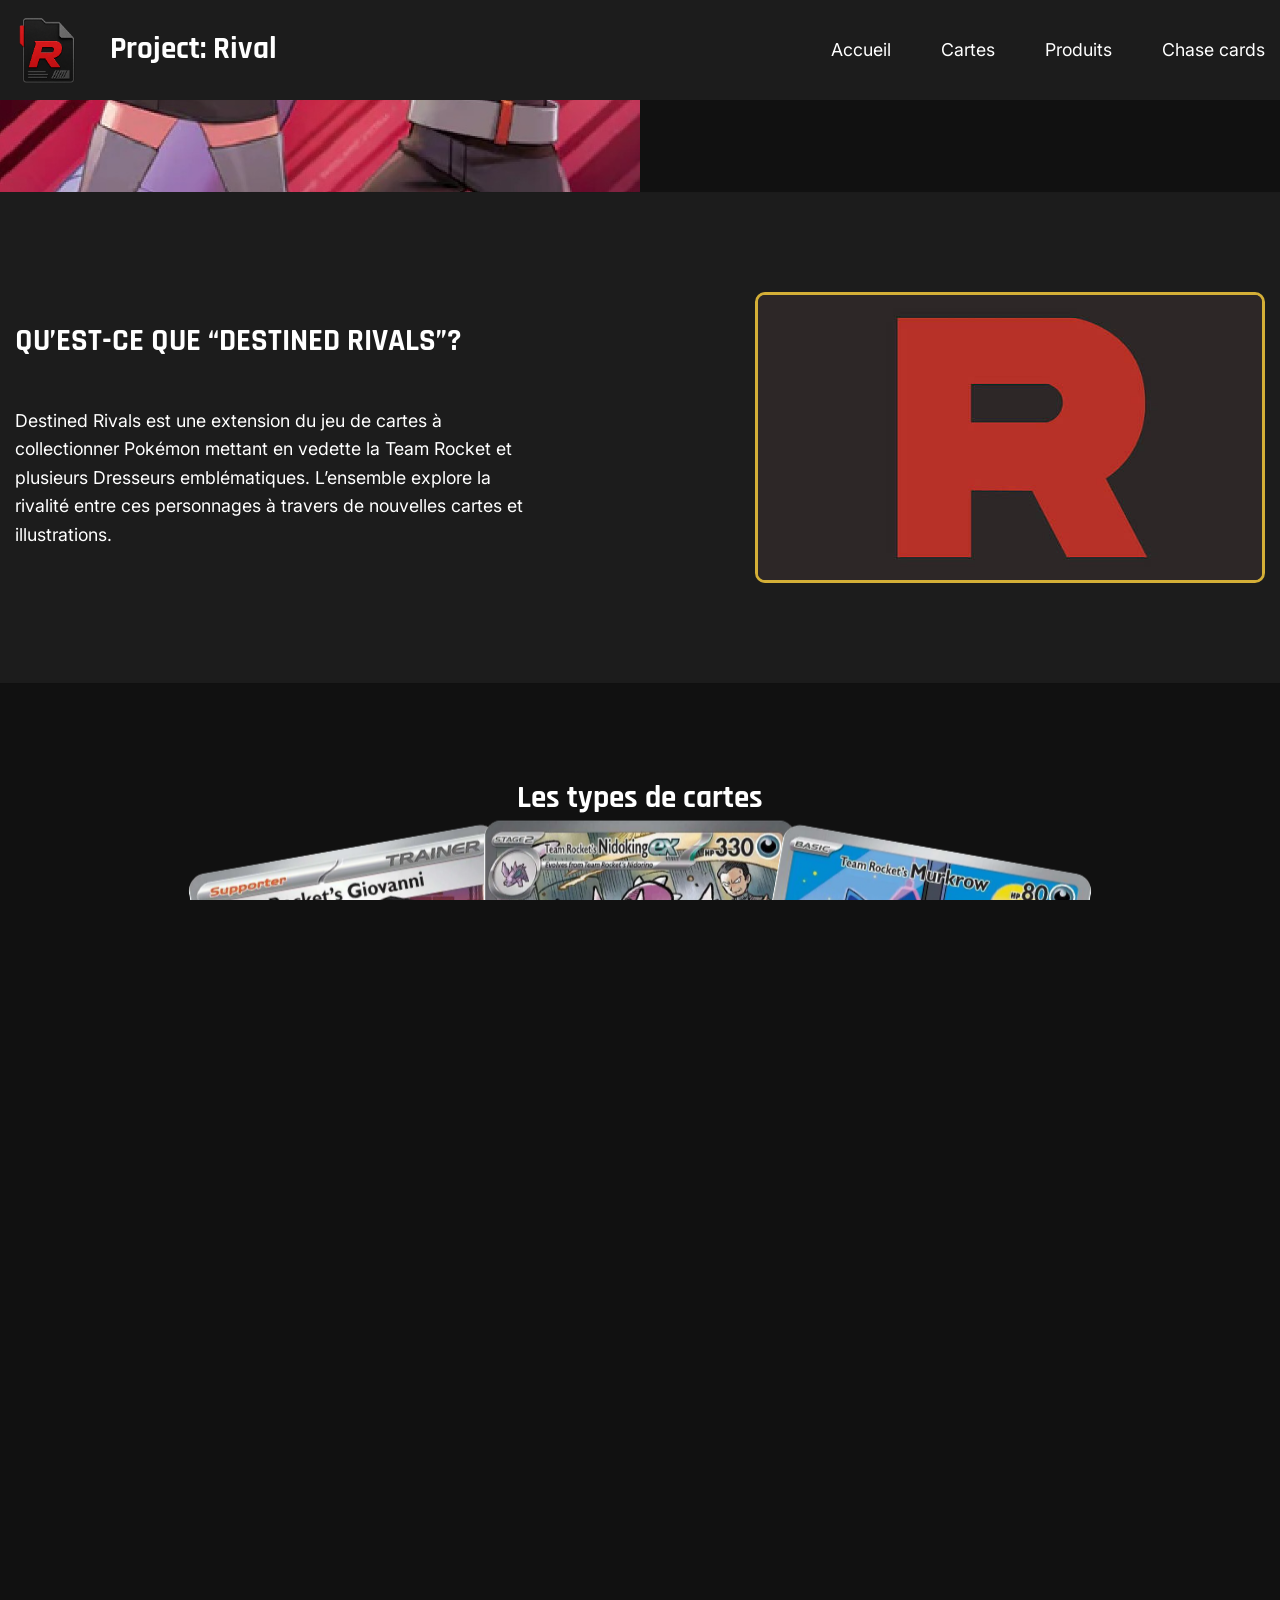
<file: index.html>
<!doctype html>
<html lang="fr">

<head>
    <meta charset="utf-8" />
    <meta name="viewport" content="width=device-width, initial-scale=1.0" />
    <title>Project: Rival</title>
    <link rel="icon" type="image/png" href="assets/images/project_rival_logo.png" />
    <link rel="stylesheet" href="styles/main.css" />
    <script src="scripts/main.js" defer></script>
</head>

<body data-component="Scrolly">
    <header class="header" data-component="Header" data-threshold="0.1">
        <div class="wrapper">
            <a href="index.html" class="logo_rival">
                <img src="assets/images/project_rival_logo.png" alt="Project: Rival logo">
                <h2>Project: Rival</h2>
            </a>

            <ul class="menu">
                <li><a href="index.html">Accueil</a></li>
                <li><a href="cartes.html">Cartes</a></li>
                <li><a href="produits.html">Produits</a></li>
                <li><a href="chasse_cards.html">Chase cards</a></li>
            </ul>
            <button class="header__toggle js-toggle">
                <span></span>
                <span></span>
                <span></span>
            </button>
        </div>

        <section class="header__menu">
            <div class="wrapper">
                <div class="logo__mobile">
                    <img src="assets/images/project_rival_logo.png" alt="Project Rival Logo">
                    <h2>Project: Rival</h2>
                </div>
                <ul class="menu__mobile">
                    <li><a href="index.html">Accueil</a></li>
                    <li><a href="cartes.html">Cartes</a></li>
                    <li><a href="produits.html">Produits</a></li>
                    <li><a href="chasse_cards.html">Chase cards</a></li>
                </ul>
            </div>
        </section>
    </header>

    <div id="smooth-wrapper" data-component="Scroller">
        <div id="smooth-content">



            <section class="hero">
                <div class="wrapper">
                    <div class="hero__media">
                        <img src="assets/images/bg_hero_accueil.jpg" alt="accueil background" />
                    </div>
                    <div class="hero__desktop"></div>
                    <div class="hero__content" data-scrolly="fromRight">
                        <div class="hero__titre">
                            <h1>Project: Rival</h1>
                            <h2>L'archive ultime de Destined Rivals</h2>
                        </div>
                        <p>Découvrez les cartes, les produits et les raretés qui composent l'une des collections les plus convoitées du TCG Pokémon.</p>
                        <div class="hero__boutons">
                            <a href="cartes.html" class="bouton">Rechercher les cartes</a>
                            <a href="produits.html" class="bouton">Rechercher les produits</a>
                        </div>
                    </div>
                </div>
            </section>

            <section class="a__propos">
                <div class="wrapper">
                    <div class="a__propos__content">
                        <h2>Qu’est-ce que “Destined Rivals”?</h2>
                        <p>
                            Destined Rivals est une extension du jeu de cartes à collectionner Pokémon mettant en vedette la Team Rocket et plusieurs Dresseurs
                            emblématiques. L’ensemble explore la rivalité entre ces personnages à travers de nouvelles cartes et illustrations.
                        </p>
                    </div>
                    <div class="a__propos__media" data-scrolly="fromRight">
                        <img src="assets/images/team_rocket_logo.jpg" alt="Team Rocket Logo" />
                    </div>
                </div>
            </section>

            <section class="section accueil__cartes">
                <div class="wrapper">
                    <h2>Les types de cartes</h2>
                    <div class="cartes" data-speed="0.95" data-lag="0.3">
                        <img src="assets/images/team_rocket_giovanni_fa.png" class="pivot__gauche" alt="Team Rocket's Giovanni Full Art" />
                        <img src="assets/images/team_rocket_nidoking.png" alt="Team Rocket's Nidoking Special Illustration Rare" />
                        <img src="assets/images/team_rocket_murkrow.png" class="pivot__droite" alt="Team Rocket's Murkrow Illustration Rare" />
                    </div>
                    <a href="cartes.html" class="bouton">Voir les cartes</a>
                </div>
            </section>

            <section class="section accueil__produits">
                <div class="wrapper">
                    <h2>Les produits</h2>
                    <div class="produits">
                        <img src="assets/images/etb_dri.png" data-speed="0.95" data-lag="0.3" alt="Elite Trainer Box" />
                        <img src="assets/images/booster_box_dri.png" data-speed="1" data-lag="0.2" alt="Booster Box" />
                        <img src="assets/images/pc_etb_dri.png" data-speed="0.95" data-lag="0.3" alt="Pokemon Center Elite Trainer Box" />
                    </div>
                    <a href="produits.html" class="bouton">Voir les produits</a>
                </div>
            </section>

            <section class="section accueil__contexte">
                <div class="wrapper">
                    <h2>Une rivalité emblématique</h2>
                    <div class="contexte__content">
                        <p>
                            Destined Rivals oppose la Team Rocket à plusieurs Dresseurs emblématiques de l’univers Pokémon. D’un côté, l’ambition et le pouvoir de la Team
                            Rocket; de l’autre, la détermination des Dresseurs et leur lien avec leurs Pokémon. Chaque affrontement illustre cette lutte entre deux forces
                            opposées.
                        </p>
                        <img src="assets/images/bg_context.jpg" data-scrolly="fromRight" alt="Les dresserurs en vedette" />
                    </div>
                </div>
            </section>

            <footer class="footer">
                <div class="wrapper">
                    <div class="footer__top">
                        <a href="index.html" class="logo_rival">
                            <img src="assets/images/project_rival_logo.png" alt="Project: Rival Logo">
                            <h2>Project: Rival</h2>
                        </a>

                        <ul class="menu">
                            <li><a href="index.html">Accueil</a></li>
                            <li><a href="cartes.html">Cartes</a></li>
                            <li><a href="produits.html">Produits</a></li>
                            <li><a href="chasse_cards.html">Chase cards</a></li>
                        </ul>

                    </div>
                    <hr>
                    <p>© 2026 Project: Rival</p>
                </div>
            </footer>

</body>

</html>
</file>
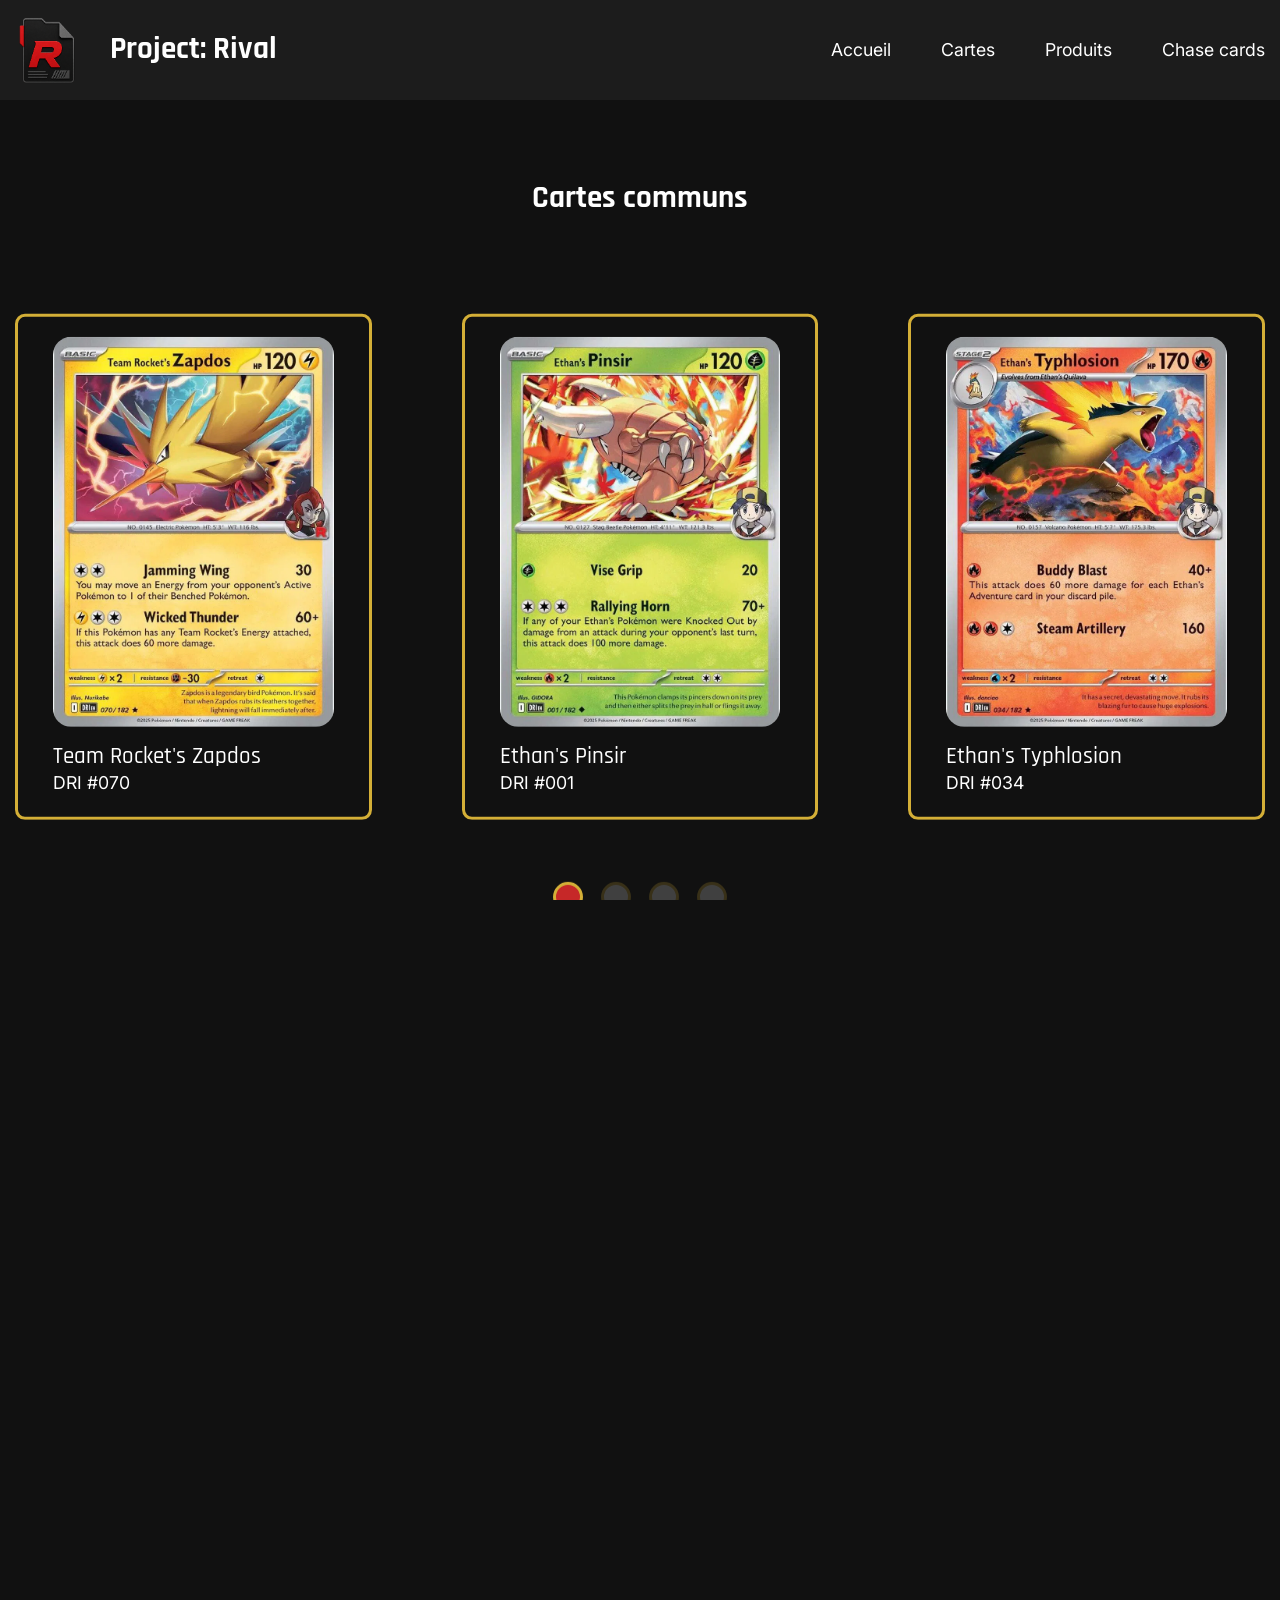
<file: cartes.html>
<!doctype html>
<html lang="fr">

<head>
    <meta charset="utf-8" />
    <meta name="viewport" content="width=device-width, initial-scale=1.0" />
    <title>Project: Rival</title>
    <link rel="icon" type="image/png" href="assets/images/project_rival_logo.png" />
    <link rel="stylesheet" href="styles/main.css" />
    <script src="scripts/main.js" defer></script>
</head>

<body data-component="Scrolly">
    <header class="header" data-component="Header" data-threshold="0.1">
        <div class="wrapper">
            <a href="index.html" class="logo_rival">
                <img src="assets/images/project_rival_logo.png" alt="Project: Rival logo">
                <h2>Project: Rival</h2>
            </a>

            <ul class="menu">
                <li><a href="index.html">Accueil</a></li>
                <li><a href="cartes.html">Cartes</a></li>
                <li><a href="produits.html">Produits</a></li>
                <li><a href="chasse_cards.html">Chase cards</a></li>
            </ul>
            <button class="header__toggle js-toggle">
                <span></span>
                <span></span>
                <span></span>
            </button>
        </div>

        <section class="header__menu">
            <div class="wrapper">
                <div class="logo__mobile">
                    <img src="assets/images/project_rival_logo.png" alt="Project Rival Logo">
                    <h2>Project: Rival</h2>
                </div>
                <ul class="menu__mobile">
                    <li><a href="index.html">Accueil</a></li>
                    <li><a href="cartes.html">Cartes</a></li>
                    <li><a href="produits.html">Produits</a></li>
                    <li><a href="chasse_cards.html">Chase cards</a></li>
                </ul>
            </div>
        </section>
    </header>

    <div id="smooth-wrapper" data-component="Scroller">
        <div id="smooth-content">



            <section class="hero">
                <div class="wrapper">
                    <div class="hero__media">
                        <img src="assets/images/bg_hero_cartes.jpg" alt="background cartes" />
                    </div>
                    <div class="hero__desktop"></div>
                    <div class="hero__content" data-scrolly="fromRight">
                        <div class="hero__titre">
                            <h1>Les Cartes</h1>
                        </div>
                        <p>Découvrer les cartes qui composent l’entièreté de Destined Rivals.</p>
                    </div>
                </div>
            </section>

            <section class="a__propos">
                <div class="wrapper">
                    <div class="a__propos__content">
                        <h2>Qu’est-ce qui est spéciale de ces cartes?</h2>
                        <p>
                            Certaines cartes de Destined Rivals se démarquent par leur rareté et leurs illustrations alternatives. Les Special Illustration Rares et autres
                            cartes recherchées présentent notamment des scènes uniques mettant en valeur les Pokémon et leurs Dresseurs.
                        </p>
                    </div>
                    <div class="a__propos__media" data-scrolly="fromRight">
                        <img src="assets/images/team_rocket_logo.jpg" alt="Team Rocket Logo" />
                    </div>
                </div>
            </section>

            <section class="section carousels__cartes">
                <div class="wrapper">
                    <div class="swiper" data-component="Carousel">
                        <h2>Cartes communs</h2>
                        <div class="carousel swiper-wrapper">
                            <div class="swiper-slide">
                                <div class="carte">
                                    <div class="carte__media">
                                        <img src="assets/images/team_rocket_zapdos_common.png" alt="Zapdos" />
                                    </div>
                                    <div class="carte__content">
                                        <h3>Team Rocket's Zapdos</h3>
                                        <p>DRI #070</p>
                                    </div>
                                </div>
                            </div>
                            <div class="swiper-slide">
                                <div class="carte">
                                    <div class="carte__media">
                                        <img src="assets/images/ethan_pinsir_common.png" alt="Pinsir" />
                                    </div>
                                    <div class="carte__content">
                                        <h3>Ethan's Pinsir</h3>
                                        <p>DRI #001</p>
                                    </div>
                                </div>
                            </div>
                            <div class="swiper-slide">
                                <div class="carte">
                                    <div class="carte__media">
                                        <img src="assets/images/ethan_typhlosion_common.png" alt="Typhlosion" />
                                    </div>
                                    <div class="carte__content">
                                        <h3>Ethan's Typhlosion</h3>
                                        <p>DRI #034</p>
                                    </div>
                                </div>
                            </div>
                            <div class="swiper-slide">
                                <div class="carte">
                                    <div class="carte__media">
                                        <img src="assets/images/team_rocket_tyranitar_common.png" alt="Tyranitar" />
                                    </div>
                                    <div class="carte__content">
                                        <h3>Team Rocket's Tyranitar</h3>
                                        <p>DRI #096</p>
                                    </div>
                                </div>
                            </div>
                        </div>
                        <div class="swiper-pagination"></div>
                    </div>

                    <div class="swiper" data-component="Carousel">
                        <h2>Illustrations rares</h2>
                        <div class="carousel swiper-wrapper">
                            <div class="swiper-slide">
                                <div class="carte">
                                    <div class="carte__media">
                                        <img src="assets/images/team_rocket_murkrow.png" alt="Murkrow" />
                                    </div>
                                    <div class="carte__content">
                                        <h3>Team Rocket's Murkrow</h3>
                                        <p>DRI #200</p>
                                    </div>
                                </div>
                            </div>
                            <div class="swiper-slide">
                                <div class="carte">
                                    <div class="carte__media">
                                        <img src="assets/images/misty_psyduck.png" alt="Psyduck" />
                                    </div>
                                    <div class="carte__content">
                                        <h3>Misty's Psyduck</h3>
                                        <p>DRI #193</p>
                                    </div>
                                </div>
                            </div>
                            <div class="swiper-slide">
                                <div class="carte">
                                    <div class="carte__media">
                                        <img src="assets/images/cynthia_roserade.png" alt="Roserade" />
                                    </div>
                                    <div class="carte__content">
                                        <h3>Cynthia's Roserade</h3>
                                        <p>DRI #184</p>
                                    </div>
                                </div>
                            </div>
                            <div class="swiper-slide">
                                <div class="carte">
                                    <div class="carte__media">
                                        <img src="assets/images/ethan_typhlosion.png" alt="Typhlosion" />
                                    </div>
                                    <div class="carte__content">
                                        <h3>Ethan's Typhlosion</h3>
                                        <p>DRI #190</p>
                                    </div>
                                </div>
                            </div>
                        </div>
                        <div class="swiper-pagination"></div>
                    </div>

                    <div class="swiper" data-component="Carousel">
                        <h2>Full arts (Ultra rare)</h2>
                        <div class="carousel swiper-wrapper">
                            <div class="swiper-slide">
                                <div class="carte">
                                    <div class="carte__media">
                                        <img src="assets/images/team_rocket_persian_fa.png" alt="Persian" />
                                    </div>
                                    <div class="carte__content">
                                        <h3>Team Rocket's Persian</h3>
                                        <p>DRI #219</p>
                                    </div>
                                </div>
                            </div>
                            <div class="swiper-slide">
                                <div class="carte">
                                    <div class="carte__media">
                                        <img src="assets/images/team_rocket_giovanni_fa.png" alt="Giovanni" />
                                    </div>
                                    <div class="carte__content">
                                        <h3>Team Rocket's Giovanni</h3>
                                        <p>DRI #225</p>
                                    </div>
                                </div>
                            </div>
                            <div class="swiper-slide">
                                <div class="carte">
                                    <div class="carte__media">
                                        <img src="assets/images/ethan_adventure_fa.png" alt="Ethan" />
                                    </div>
                                    <div class="carte__content">
                                        <h3>Ethan's Adventue</h3>
                                        <p>DRI #221</p>
                                    </div>
                                </div>
                            </div>
                            <div class="swiper-slide">
                                <div class="carte">
                                    <div class="carte__media">
                                        <img src="assets/images/team_rocket_mewtwo_fa.png" alt="Mewtwo" />
                                    </div>
                                    <div class="carte__content">
                                        <h3>Team Rocket's Mewtwo</h3>
                                        <p>DRI #213</p>
                                    </div>
                                </div>
                            </div>
                        </div>
                        <div class="swiper-pagination"></div>
                    </div>

                    <div class="swiper" data-component="Carousel">
                        <h2>Special illustration rares</h2>
                        <div class="carousel swiper-wrapper">
                            <div class="swiper-slide">
                                <div class="carte">
                                    <div class="carte__media">
                                        <img src="assets/images/team_rocket_moltres.png" alt="Moltres" />
                                    </div>
                                    <div class="carte__content">
                                        <h3>Team Rocket's Moltres</h3>
                                        <p>DRI #229</p>
                                    </div>
                                </div>
                            </div>
                            <div class="swiper-slide">
                                <div class="carte">
                                    <div class="carte__media">
                                        <img src="assets/images/team_rocket_giovanni.png" alt="Giovanni" />
                                    </div>
                                    <div class="carte__content">
                                        <h3>Team Rocket's Giovanni</h3>
                                        <p>DRI #238</p>
                                    </div>
                                </div>
                            </div>
                            <div class="swiper-slide">
                                <div class="carte">
                                    <div class="carte__media">
                                        <img src="assets/images/team_rocket_nidoking.png" alt="Nidoking" />
                                    </div>
                                    <div class="carte__content">
                                        <h3>Team Rocket's Nidoking</h3>
                                        <p>DRI #233</p>
                                    </div>
                                </div>
                            </div>
                            <div class="swiper-slide">
                                <div class="carte">
                                    <div class="carte__media">
                                        <img src="assets/images/team_rocket_mewtwo_sir.png" alt="Mewtwo" />
                                    </div>
                                    <div class="carte__content">
                                        <h3>Team Rocket's Mewtwo</h3>
                                        <p>DRI #231</p>
                                    </div>
                                </div>
                            </div>
                        </div>
                        <div class="swiper-pagination"></div>
                    </div>

                    <div class="swiper" data-component="Carousel">
                        <h2>Gold (Hyper rare)</h2>
                        <div class="carousel swiper-wrapper">
                            <div class="swiper-slide">
                                <div class="carte">
                                    <div class="carte__media">
                                        <img src="assets/images/levincia_gold.png" alt="Levincia" />
                                    </div>
                                    <div class="carte__content">
                                        <h3>Levincia</h3>
                                        <p>DRI #244</p>
                                    </div>
                                </div>
                            </div>
                            <div class="swiper-slide">
                                <div class="carte">
                                    <div class="carte__media">
                                        <img src="assets/images/team_rocket_crobat_gold.png" alt="Crobat" />
                                    </div>
                                    <div class="carte__content">
                                        <h3>Team Rocket's Crobat</h3>
                                        <p>DRI #242</p>
                                    </div>
                                </div>
                            </div>
                            <div class="swiper-slide">
                                <div class="carte">
                                    <div class="carte__media">
                                        <img src="assets/images/cynthia_grachomp_gold.png" alt="Garchomp" />
                                    </div>
                                    <div class="carte__content">
                                        <h3>Cynthia's Garchomp</h3>
                                        <p>DRI #241</p>
                                    </div>
                                </div>
                            </div>
                            <div class="swiper-slide">
                                <div class="carte">
                                    <div class="carte__media">
                                        <img src="assets/images/team_rocket_mewtwo_gold.png" alt="Mewtwo" />
                                    </div>
                                    <div class="carte__content">
                                        <h3>Team Rocket's Mewtwo</h3>
                                        <p>DRI #240</p>
                                    </div>
                                </div>
                            </div>
                        </div>
                        <div class="swiper-pagination"></div>
                    </div>
                    <a href="https://tcg.pokemon.com/en-us/galleries/destined-rivals/" target="_blank" class="bouton">Voir plus de cartes</a>
                </div>
            </section>

            <footer class="footer">
                <div class="wrapper">
                    <div class="footer__top">
                        <a href="index.html" class="logo_rival">
                            <img src="assets/images/project_rival_logo.png" alt="Project: Rival Logo">
                            <h2>Project: Rival</h2>
                        </a>

                        <ul class="menu">
                            <li><a href="index.html">Accueil</a></li>
                            <li><a href="cartes.html">Cartes</a></li>
                            <li><a href="produits.html">Produits</a></li>
                            <li><a href="chasse_cards.html">Chase cards</a></li>
                        </ul>

                    </div>
                    <hr>
                    <p>© 2026 Project: Rival</p>
                </div>
            </footer>

</body>

</html>
</file>
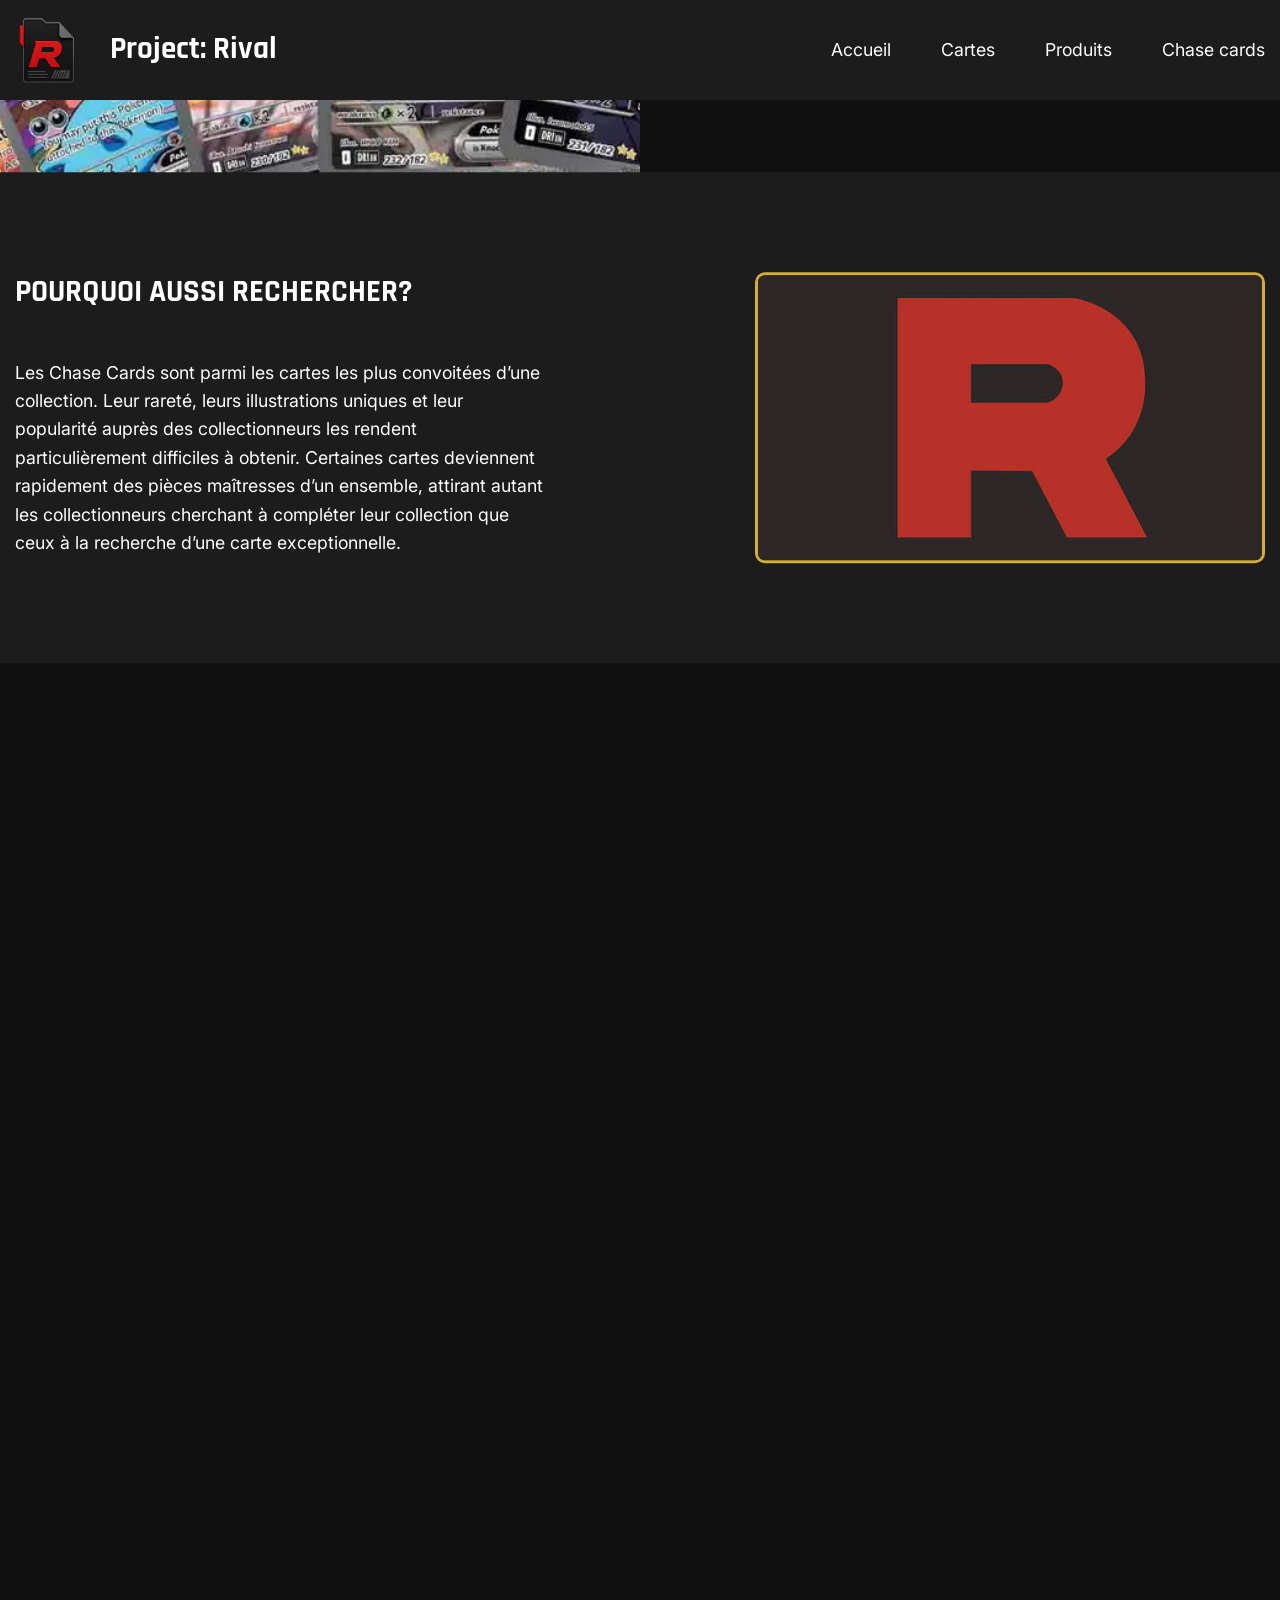
<file: chasse_cards.html>
<!doctype html>
<html lang="fr">

<head>
    <meta charset="utf-8" />
    <meta name="viewport" content="width=device-width, initial-scale=1.0" />
    <title>Project: Rival</title>
    <link rel="icon" type="image/png" href="assets/images/project_rival_logo.png" />
    <link rel="stylesheet" href="styles/main.css" />
    <script src="scripts/main.js" defer></script>
</head>

<body data-component="Scrolly">
    <header class="header" data-component="Header" data-threshold="0.1">
        <div class="wrapper">
            <a href="index.html" class="logo_rival">
                <img src="assets/images/project_rival_logo.png" alt="Project: Rival logo">
                <h2>Project: Rival</h2>
            </a>

            <ul class="menu">
                <li><a href="index.html">Accueil</a></li>
                <li><a href="cartes.html">Cartes</a></li>
                <li><a href="produits.html">Produits</a></li>
                <li><a href="chasse_cards.html">Chase cards</a></li>
            </ul>
            <button class="header__toggle js-toggle">
                <span></span>
                <span></span>
                <span></span>
            </button>
        </div>

        <section class="header__menu">
            <div class="wrapper">
                <div class="logo__mobile">
                    <img src="assets/images/project_rival_logo.png" alt="Project Rival Logo">
                    <h2>Project: Rival</h2>
                </div>
                <ul class="menu__mobile">
                    <li><a href="index.html">Accueil</a></li>
                    <li><a href="cartes.html">Cartes</a></li>
                    <li><a href="produits.html">Produits</a></li>
                    <li><a href="chasse_cards.html">Chase cards</a></li>
                </ul>
            </div>
        </section>
    </header>

    <div id="smooth-wrapper" data-component="Scroller">
        <div id="smooth-content">



            <section class="hero">
                <div class="wrapper">
                    <div class="hero__media">
                        <img src="assets/images/bg_chase_cards.jpg" alt="background chase cards" />
                    </div>
                    <div class="hero__desktop"></div>
                    <div class="hero__content" data-scrolly="fromRight">
                        <div class="hero__titre">
                            <h1>Les "Chase cards"</h1>
                        </div>
                        <p>Suivez les “chase cards” qui sont très recherchées pas juste par nos membres, mais par des collectionneurs aussi.</p>
                    </div>
                </div>
            </section>

            <section class="a__propos">
                <div class="wrapper">
                    <div class="a__propos__content">
                        <h2>Pourquoi aussi rechercher?</h2>
                        <p>
                            Les Chase Cards sont parmi les cartes les plus convoitées d’une collection. Leur rareté, leurs illustrations uniques et leur popularité auprès
                            des collectionneurs les rendent particulièrement difficiles à obtenir. Certaines cartes deviennent rapidement des pièces maîtresses d’un
                            ensemble, attirant autant les collectionneurs cherchant à compléter leur collection que ceux à la recherche d’une carte exceptionnelle.
                        </p>
                    </div>
                    <div class="a__propos__media" data-scrolly="fromRight">
                        <img src="assets/images/team_rocket_logo.jpg" alt="Team Rocket Logo" />
                    </div>
                </div>
            </section>

            <section class="section chase_cards">
                <div class="wrapper">
                    <div class="cartes_chasses">
                        <div class="carte_chasse">
                            <div class="carte_chasse_content" data-scrolly="fromLeft">
                                <h2>Team Rocket's Mewtwo ex #231</h2>
                                <p>
                                    Une arme psychique redoutable de la Team Rocket. Cette illustration capture Mewtwo dans toute sa puissance, au cœur d'une expérience aux
                                    intentions inquiétantes.
                                </p>
                                <a href="https://app.getcollectr.com/explore/product/633031/pokemon-destined-rivals-team-rocket-s-mewtwo-ex-231-182" target="_blank" class="bouton">
                                    Plus en détail →
                                </a>
                            </div>
                            <div class="carte_chasse_media">
                                <img src="assets/images/team_rocket_mewtwo_sir.png" data-speed="1" data-lag="0.3" alt="Mewtwo" />
                            </div>
                        </div>

                        <div class="carte_chasse">
                            <div class="carte_chasse_media media__gauche">
                                <img src="assets/images/cynthia_grachomp_sir.png" data-speed="1.20" data-lag="0.4" alt="Garchomp" />
                            </div>
                            <div class="carte_chasse_content content__gauche" data-scrolly="fromRight">
                                <h2>Cynthia's Garchomp ex #232</h2>
                                <p>
                                    Le fidèle partenaire de Cynthia déploie toute sa puissance. Une représentation imposante de Garchomp, symbole de la maîtrise et de la
                                    détermination de sa Dresseuse.
                                </p>
                                <a href="https://app.getcollectr.com/explore/product/633032/pokemon-destined-rivals-cynthia-s-garchomp-ex-232-182" target="_blank" class="bouton">
                                    Plus en détail →
                                </a>
                            </div>
                        </div>

                        <div class="carte_chasse">
                            <div class="carte_chasse_content" data-scrolly="fromLeft">
                                <h2>Ethan's Ho-Oh ex #230</h2>
                                <p>
                                    Un Pokémon légendaire associé à l'espoir et à la renaissance. Ho-Oh s'élève majestueusement dans une illustration aux couleurs
                                    éclatantes.
                                </p>
                                <a href="https://app.getcollectr.com/explore/product/633030/pokemon-destined-rivals-ethan-s-ho-oh-ex-230-182" target="_blank" class="bouton">
                                    Plus en détail →
                                </a>
                            </div>
                            <div class="carte_chasse_media">
                                <img src="assets/images/ethan_hooh.png" data-speed="0.95" data-lag="0.3" alt="Ho-Oh" />
                            </div>
                        </div>
                    </div>
                    <a href="https://app.getcollectr.com/sets/category/3/destined-rivals?groupId=24269&cardType=cards" target="_blank" class="bouton">
                        Voir plus de cartes
                    </a>
                </div>
            </section>

            <footer class="footer">
                <div class="wrapper">
                    <div class="footer__top">
                        <a href="index.html" class="logo_rival">
                            <img src="assets/images/project_rival_logo.png" alt="Project: Rival Logo">
                            <h2>Project: Rival</h2>
                        </a>

                        <ul class="menu">
                            <li><a href="index.html">Accueil</a></li>
                            <li><a href="cartes.html">Cartes</a></li>
                            <li><a href="produits.html">Produits</a></li>
                            <li><a href="chasse_cards.html">Chase cards</a></li>
                        </ul>

                    </div>
                    <hr>
                    <p>© 2026 Project: Rival</p>
                </div>
            </footer>

</body>

</html>
</file>
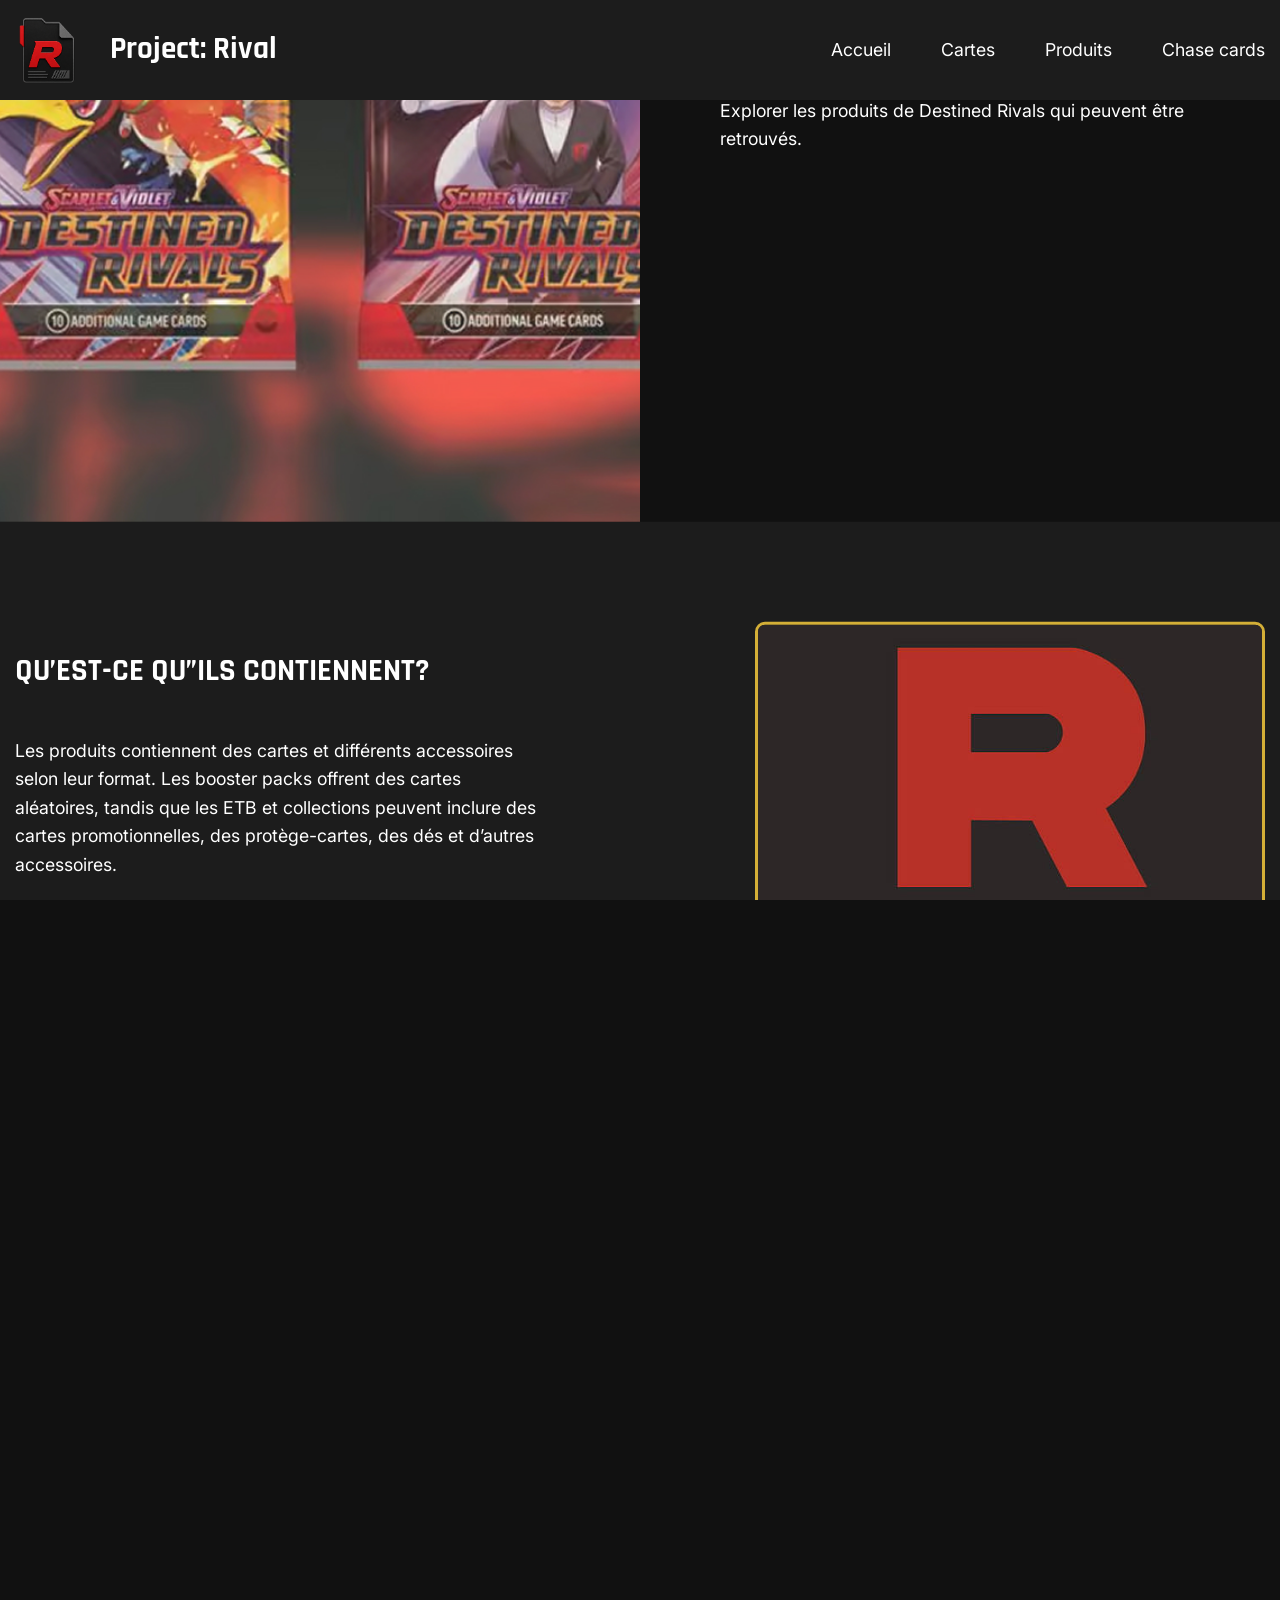
<file: produits.html>
<!doctype html>
<html lang="fr">

<head>
    <meta charset="utf-8" />
    <meta name="viewport" content="width=device-width, initial-scale=1.0" />
    <title>Project: Rival</title>
    <link rel="icon" type="image/png" href="assets/images/project_rival_logo.png" />
    <link rel="stylesheet" href="styles/main.css" />
    <script src="scripts/main.js" defer></script>
</head>

<body data-component="Scrolly">
    <header class="header" data-component="Header" data-threshold="0.1">
        <div class="wrapper">
            <a href="index.html" class="logo_rival">
                <img src="assets/images/project_rival_logo.png" alt="Project: Rival logo">
                <h2>Project: Rival</h2>
            </a>

            <ul class="menu">
                <li><a href="index.html">Accueil</a></li>
                <li><a href="cartes.html">Cartes</a></li>
                <li><a href="produits.html">Produits</a></li>
                <li><a href="chasse_cards.html">Chase cards</a></li>
            </ul>
            <button class="header__toggle js-toggle">
                <span></span>
                <span></span>
                <span></span>
            </button>
        </div>

        <section class="header__menu">
            <div class="wrapper">
                <div class="logo__mobile">
                    <img src="assets/images/project_rival_logo.png" alt="Project Rival Logo">
                    <h2>Project: Rival</h2>
                </div>
                <ul class="menu__mobile">
                    <li><a href="index.html">Accueil</a></li>
                    <li><a href="cartes.html">Cartes</a></li>
                    <li><a href="produits.html">Produits</a></li>
                    <li><a href="chasse_cards.html">Chase cards</a></li>
                </ul>
            </div>
        </section>
    </header>

    <div id="smooth-wrapper" data-component="Scroller">
        <div id="smooth-content">



            <section class="hero">
                <div class="wrapper">
                    <div class="hero__media">
                        <img src="assets/images/bg_produits.jpg" alt="background produits" />
                    </div>
                    <div class="hero__desktop"></div>
                    <div class="hero__content" data-scrolly="fromRight">
                        <div class="hero__titre">
                            <h1>Les produits</h1>
                        </div>
                        <p>Explorer les produits de Destined Rivals qui peuvent être retrouvés.</p>
                    </div>
                </div>
            </section>

            <section class="a__propos">
                <div class="wrapper">
                    <div class="a__propos__content">
                        <h2>QU’est-ce qu”ils contiennent?</h2>
                        <p>
                            Les produits contiennent des cartes et différents accessoires selon leur format. Les booster packs offrent des cartes aléatoires, tandis que les
                            ETB et collections peuvent inclure des cartes promotionnelles, des protège-cartes, des dés et d’autres accessoires.
                        </p>
                    </div>
                    <div class="a__propos__media" data-scrolly="fromRight">
                        <img src="assets/images/team_rocket_logo.jpg" alt="Team Rocket Logo" />
                    </div>
                </div>
            </section>

            <section class="section carousels__produits">
                <div class="wrapper">
                    <div class="swiper" data-component="Carousel">
                        <h2>Des produits "Destined Rivals"</h2>
                        <div class="carousel swiper-wrapper">
                            <div class="swiper-slide">
                                <div class="carte">
                                    <div class="carte__media media__produit">
                                        <img src="assets/images/booster_box_dri.png" alt="Booster Box" />
                                    </div>
                                    <div class="carte__content">
                                        <h3>Booster Box</h3>
                                        <p>36 booster packs</p>
                                    </div>
                                </div>
                            </div>
                            <div class="swiper-slide">
                                <div class="carte">
                                    <div class="carte__media media__produit">
                                        <img src="assets/images/etb_dri.png" alt="Elite Trainer Box" />
                                    </div>
                                    <div class="carte__content">
                                        <h3>Elite Trainer Box</h3>
                                        <p>9 booster packs</p>
                                    </div>
                                </div>
                            </div>
                            <div class="swiper-slide">
                                <div class="carte">
                                    <div class="carte__media media__produit">
                                        <img src="assets/images/3pack_blister_dri.png" alt="3-pack blister" />
                                    </div>
                                    <div class="carte__content">
                                        <h3>3-pack blister</h3>
                                        <p>3 booster packs</p>
                                    </div>
                                </div>
                            </div>
                            <div class="swiper-slide">
                                <div class="carte">
                                    <div class="carte__media media__produit">
                                        <img src="assets/images/build_battle_dri.png" alt="Build & Battle Box" />
                                    </div>
                                    <div class="carte__content">
                                        <h3>Build & Battle Box</h3>
                                        <p>4 booster packs</p>
                                    </div>
                                </div>
                            </div>
                            <div class="swiper-slide">
                                <div class="carte">
                                    <div class="carte__media media__produit">
                                        <img src="assets/images/pc_etb_dri.png" alt="Pokemon Center Elite Trainer Box" />
                                    </div>
                                    <div class="carte__content">
                                        <h3>PC Elite Trainer Box</h3>
                                        <p>11 booster packs</p>
                                    </div>
                                </div>
                            </div>
                            <div class="swiper-slide">
                                <div class="carte">
                                    <div class="carte__media media__produit">
                                        <img src="assets/images/booster_bundle_dri.png" alt="Booster Bundle" />
                                    </div>
                                    <div class="carte__content">
                                        <h3>Booster Bundle</h3>
                                        <p>6 booster packs</p>
                                    </div>
                                </div>
                            </div>
                        </div>
                        <div class="swiper-pagination"></div>
                    </div>
                </div>
            </section>

            <footer class="footer">
                <div class="wrapper">
                    <div class="footer__top">
                        <a href="index.html" class="logo_rival">
                            <img src="assets/images/project_rival_logo.png" alt="Project: Rival Logo">
                            <h2>Project: Rival</h2>
                        </a>

                        <ul class="menu">
                            <li><a href="index.html">Accueil</a></li>
                            <li><a href="cartes.html">Cartes</a></li>
                            <li><a href="produits.html">Produits</a></li>
                            <li><a href="chasse_cards.html">Chase cards</a></li>
                        </ul>

                    </div>
                    <hr>
                    <p>© 2026 Project: Rival</p>
                </div>
            </footer>

</body>

</html>
</file>
<file: styles/main.css>
@charset "UTF-8";
/**
 * Swiper 14.3.0
 * Most modern mobile touch slider and framework with hardware accelerated transitions
 * https://swiperjs.com
 *
 * Copyright 2014-2026 Vladimir Kharlampidi
 *
 * Released under the MIT License
 *
 * Released on: September 28, 2026
 */
@import url("https://fonts.googleapis.com/css2?family=Inter:ital,opsz,wght@0,14..32,100..900;1,14..32,100..900&family=Rajdhani:wght@300;400;500;600;700&display=swap");
:root {
  --swiper-theme-color: #007aff;
  /*
  --swiper-preloader-color: var(--swiper-theme-color);
  --swiper-wrapper-transition-timing-function: initial;
  */
}

:host {
  position: relative;
  display: block;
  margin-left: auto;
  margin-right: auto;
  z-index: 1;
}

.swiper {
  margin-left: auto;
  margin-right: auto;
  position: relative;
  overflow: hidden;
  list-style: none;
  padding: 0;
  /* Fix of Webkit flickering */
  z-index: 1;
  display: block;
}

.swiper-vertical > .swiper-wrapper {
  flex-direction: column;
}

.swiper-wrapper {
  position: relative;
  width: 100%;
  height: 100%;
  z-index: 1;
  display: flex;
  transition-property: transform;
  transition-timing-function: var(--swiper-wrapper-transition-timing-function, initial);
  box-sizing: content-box;
}

.swiper-android .swiper-slide,
.swiper-ios .swiper-slide,
.swiper-wrapper {
  transform: translate3d(0px, 0, 0);
}

.swiper-horizontal {
  touch-action: pan-y;
}

.swiper-vertical {
  touch-action: pan-x;
}

.swiper-slide {
  flex-shrink: 0;
  width: 100%;
  height: 100%;
  position: relative;
  transition-property: transform;
  display: block;
}

.swiper-slide-invisible-blank {
  visibility: hidden;
}

/* Auto Height */
.swiper-autoheight,
.swiper-autoheight .swiper-slide {
  height: auto;
}

.swiper-autoheight .swiper-wrapper {
  align-items: flex-start;
  transition-property: transform, height;
}

.swiper-backface-hidden .swiper-slide {
  transform: translateZ(0);
  backface-visibility: hidden;
}

/* 3D Effects */
.swiper-3d.swiper-css-mode .swiper-wrapper {
  perspective: 1200px;
}

.swiper-3d .swiper-wrapper {
  transform-style: preserve-3d;
}

.swiper-3d {
  perspective: 1200px;
  .swiper-slide,
  .swiper-cube-shadow {
    transform-style: preserve-3d;
  }
}

/* CSS Mode */
.swiper-css-mode {
  > .swiper-wrapper {
    overflow: auto;
    scrollbar-width: none; /* For Firefox */
    -ms-overflow-style: none; /* For Internet Explorer and Edge */
    &::-webkit-scrollbar {
      display: none;
    }
  }
  > .swiper-wrapper > .swiper-slide {
    scroll-snap-align: start start;
  }
  &.swiper-horizontal {
    > .swiper-wrapper {
      scroll-snap-type: x mandatory;
    }
    > .swiper-wrapper > .swiper-slide:first-child {
      margin-inline-start: var(--swiper-slides-offset-before);
      scroll-margin-inline-start: var(--swiper-slides-offset-before);
    }
    > .swiper-wrapper > .swiper-slide:last-child {
      margin-inline-end: var(--swiper-slides-offset-after);
    }
  }
  &.swiper-vertical {
    > .swiper-wrapper {
      scroll-snap-type: y mandatory;
    }
    > .swiper-wrapper > .swiper-slide:first-child {
      margin-block-start: var(--swiper-slides-offset-before);
      scroll-margin-block-start: var(--swiper-slides-offset-before);
    }
    > .swiper-wrapper > .swiper-slide:last-child {
      margin-block-end: var(--swiper-slides-offset-after);
    }
  }
  &.swiper-free-mode {
    > .swiper-wrapper {
      scroll-snap-type: none;
    }
    > .swiper-wrapper > .swiper-slide {
      scroll-snap-align: none;
    }
  }
  &.swiper-centered {
    > .swiper-wrapper::before {
      content: "";
      flex-shrink: 0;
      order: 9999;
    }
    > .swiper-wrapper > .swiper-slide {
      scroll-snap-align: center center;
      scroll-snap-stop: always;
    }
  }
  &.swiper-centered.swiper-horizontal {
    > .swiper-wrapper > .swiper-slide:first-child {
      margin-inline-start: var(--swiper-centered-offset-before);
    }
    > .swiper-wrapper::before {
      height: 100%;
      min-height: 1px;
      width: var(--swiper-centered-offset-after);
    }
  }
  &.swiper-centered.swiper-vertical {
    > .swiper-wrapper > .swiper-slide:first-child {
      margin-block-start: var(--swiper-centered-offset-before);
    }
    > .swiper-wrapper::before {
      width: 100%;
      min-width: 1px;
      height: var(--swiper-centered-offset-after);
    }
  }
}

/* Slide styles start */
/* 3D Shadows */
.swiper-3d {
  .swiper-slide-shadow,
  .swiper-slide-shadow-left,
  .swiper-slide-shadow-right,
  .swiper-slide-shadow-top,
  .swiper-slide-shadow-bottom,
  .swiper-slide-shadow,
  .swiper-slide-shadow-left,
  .swiper-slide-shadow-right,
  .swiper-slide-shadow-top,
  .swiper-slide-shadow-bottom {
    position: absolute;
    left: 0;
    top: 0;
    width: 100%;
    height: 100%;
    pointer-events: none;
    z-index: 10;
  }
  .swiper-slide-shadow {
    background: rgba(0, 0, 0, 0.15);
  }
  .swiper-slide-shadow-left {
    background-image: linear-gradient(to left, rgba(0, 0, 0, 0.5), rgba(0, 0, 0, 0));
  }
  .swiper-slide-shadow-right {
    background-image: linear-gradient(to right, rgba(0, 0, 0, 0.5), rgba(0, 0, 0, 0));
  }
  .swiper-slide-shadow-top {
    background-image: linear-gradient(to top, rgba(0, 0, 0, 0.5), rgba(0, 0, 0, 0));
  }
  .swiper-slide-shadow-bottom {
    background-image: linear-gradient(to bottom, rgba(0, 0, 0, 0.5), rgba(0, 0, 0, 0));
  }
}

.swiper-lazy-preloader {
  width: 42px;
  height: 42px;
  position: absolute;
  left: 50%;
  top: 50%;
  margin-left: -21px;
  margin-top: -21px;
  z-index: 10;
  transform-origin: 50%;
  box-sizing: border-box;
  border: 4px solid var(--swiper-preloader-color, var(--swiper-theme-color));
  border-radius: 50%;
  border-top-color: transparent;
}

.swiper:not(.swiper-watch-progress),
.swiper-watch-progress .swiper-slide-visible {
  .swiper-lazy-preloader {
    animation: swiper-preloader-spin 1s infinite linear;
  }
}

.swiper-lazy-preloader-white {
  --swiper-preloader-color: #fff;
}

.swiper-lazy-preloader-black {
  --swiper-preloader-color: #000;
}

@keyframes swiper-preloader-spin {
  0% {
    transform: rotate(0deg);
  }
  100% {
    transform: rotate(360deg);
  }
}
/* Slide styles end */
.swiper-virtual .swiper-slide {
  -webkit-backface-visibility: hidden;
  transform: translateZ(0);
}

.swiper-virtual.swiper-css-mode {
  .swiper-wrapper::after {
    content: "";
    position: absolute;
    left: 0;
    top: 0;
    pointer-events: none;
  }
}

.swiper-virtual.swiper-css-mode.swiper-horizontal {
  .swiper-wrapper::after {
    height: 1px;
    width: var(--swiper-virtual-size);
  }
}

.swiper-virtual.swiper-css-mode.swiper-vertical {
  .swiper-wrapper::after {
    width: 1px;
    height: var(--swiper-virtual-size);
  }
}

:root {
  --swiper-navigation-size: 44px;
  /*
  --swiper-navigation-top-offset: 50%;
  --swiper-navigation-sides-offset: 4px;
  --swiper-navigation-color: var(--swiper-theme-color);
  */
}

.swiper-button-prev,
.swiper-button-next {
  position: absolute;
  width: var(--swiper-navigation-size);
  height: var(--swiper-navigation-size);
  z-index: 10;
  cursor: pointer;
  display: flex;
  align-items: center;
  justify-content: center;
  color: var(--swiper-navigation-color, var(--swiper-theme-color));
  &.swiper-button-disabled {
    opacity: 0.35;
    cursor: auto;
    pointer-events: none;
  }
  &.swiper-button-hidden {
    opacity: 0;
    cursor: auto;
    pointer-events: none;
  }
  .swiper-navigation-disabled & {
    display: none !important;
  }
  ::slotted(svg),
  svg {
    width: 100%;
    height: 100%;
    -o-object-fit: contain;
       object-fit: contain;
    transform-origin: center;
    fill: currentColor;
    pointer-events: none;
  }
}

.swiper-button-lock {
  display: none;
}

.swiper-button-prev,
.swiper-button-next {
  top: var(--swiper-navigation-top-offset, 50%);
  margin-top: calc(0px - var(--swiper-navigation-size) / 2);
}

.swiper-button-prev {
  left: var(--swiper-navigation-sides-offset, 4px);
  right: auto;
  ::slotted(.swiper-navigation-icon),
  .swiper-navigation-icon {
    transform: rotate(180deg);
  }
}

.swiper-button-next {
  right: var(--swiper-navigation-sides-offset, 4px);
  left: auto;
}

.swiper-horizontal {
  .swiper-button-prev,
  .swiper-button-next,
  ~ .swiper-button-prev,
  ~ .swiper-button-next {
    top: var(--swiper-navigation-top-offset, 50%);
    margin-top: calc(0px - var(--swiper-navigation-size) / 2);
    margin-left: 0;
  }
  .swiper-button-prev,
  & ~ .swiper-button-prev,
  &.swiper-rtl .swiper-button-next,
  &.swiper-rtl ~ .swiper-button-next {
    left: var(--swiper-navigation-sides-offset, 4px);
    right: auto;
  }
  .swiper-button-next,
  & ~ .swiper-button-next,
  &.swiper-rtl .swiper-button-prev,
  &.swiper-rtl ~ .swiper-button-prev {
    right: var(--swiper-navigation-sides-offset, 4px);
    left: auto;
  }
  .swiper-button-prev,
  & ~ .swiper-button-prev,
  &.swiper-rtl .swiper-button-next,
  &.swiper-rtl ~ .swiper-button-next {
    ::slotted(.swiper-navigation-icon),
    .swiper-navigation-icon {
      transform: rotate(180deg);
    }
  }
  &.swiper-rtl .swiper-button-prev,
  &.swiper-rtl ~ .swiper-button-prev {
    ::slotted(.swiper-navigation-icon),
    .swiper-navigation-icon {
      transform: rotate(0deg);
    }
  }
}

.swiper-vertical {
  .swiper-button-prev,
  .swiper-button-next,
  ~ .swiper-button-prev,
  ~ .swiper-button-next {
    left: var(--swiper-navigation-top-offset, 50%);
    right: auto;
    margin-left: calc(0px - var(--swiper-navigation-size) / 2);
    margin-top: 0;
  }
  .swiper-button-prev,
  ~ .swiper-button-prev {
    top: var(--swiper-navigation-sides-offset, 4px);
    bottom: auto;
    ::slotted(.swiper-navigation-icon),
    .swiper-navigation-icon {
      transform: rotate(-90deg);
    }
  }
  .swiper-button-next,
  ~ .swiper-button-next {
    bottom: var(--swiper-navigation-sides-offset, 4px);
    top: auto;
    ::slotted(.swiper-navigation-icon),
    .swiper-navigation-icon {
      transform: rotate(90deg);
    }
  }
}

:root {
  /*
  --swiper-pagination-color: var(--swiper-theme-color);
  --swiper-pagination-left: auto;
  --swiper-pagination-right: 8px;
  --swiper-pagination-bottom: 8px;
  --swiper-pagination-top: auto;
  --swiper-pagination-fraction-color: inherit;
  --swiper-pagination-progressbar-bg-color: rgba(0,0,0,0.25);
  --swiper-pagination-progressbar-size: 4px;
  --swiper-pagination-bullet-size: 8px;
  --swiper-pagination-bullet-width: 8px;
  --swiper-pagination-bullet-height: 8px;
  --swiper-pagination-bullet-border-radius: 50%;
  --swiper-pagination-bullet-inactive-color: #000;
  --swiper-pagination-bullet-inactive-opacity: 0.2;
  --swiper-pagination-bullet-opacity: 1;
  --swiper-pagination-bullet-horizontal-gap: 4px;
  --swiper-pagination-bullet-vertical-gap: 6px;
  */
}

.swiper-pagination {
  position: absolute;
  text-align: center;
  transition: 300ms opacity;
  transform: translate3d(0, 0, 0);
  z-index: 10;
  &.swiper-pagination-hidden {
    opacity: 0;
  }
  .swiper-pagination-disabled > &,
  &.swiper-pagination-disabled {
    display: none !important;
  }
}

/* Common Styles */
.swiper-pagination-fraction,
.swiper-pagination-custom,
.swiper-horizontal > .swiper-pagination-bullets,
.swiper-pagination-bullets.swiper-pagination-horizontal {
  bottom: var(--swiper-pagination-bottom, 8px);
  top: var(--swiper-pagination-top, auto);
  left: 0;
  width: 100%;
}

/* Bullets */
.swiper-pagination-bullets-dynamic {
  overflow: hidden;
  font-size: 0;
  .swiper-pagination-bullet {
    transform: scale(0.33);
    position: relative;
  }
  .swiper-pagination-bullet-active {
    transform: scale(1);
  }
  .swiper-pagination-bullet-active-main {
    transform: scale(1);
  }
  .swiper-pagination-bullet-active-prev {
    transform: scale(0.66);
  }
  .swiper-pagination-bullet-active-prev-prev {
    transform: scale(0.33);
  }
  .swiper-pagination-bullet-active-next {
    transform: scale(0.66);
  }
  .swiper-pagination-bullet-active-next-next {
    transform: scale(0.33);
  }
}

.swiper-pagination-bullet {
  width: var(--swiper-pagination-bullet-width, var(--swiper-pagination-bullet-size, 8px));
  height: var(--swiper-pagination-bullet-height, var(--swiper-pagination-bullet-size, 8px));
  display: inline-block;
  border-radius: var(--swiper-pagination-bullet-border-radius, 50%);
  background: var(--swiper-pagination-bullet-inactive-color, #000);
  opacity: var(--swiper-pagination-bullet-inactive-opacity, 0.2);
  button& {
    border: none;
    margin: 0;
    padding: 0;
    box-shadow: none;
    -webkit-appearance: none;
       -moz-appearance: none;
            appearance: none;
  }
  .swiper-pagination-clickable & {
    cursor: pointer;
  }
  &:only-child {
    display: none !important;
  }
}

.swiper-pagination-bullet-active {
  opacity: var(--swiper-pagination-bullet-opacity, 1);
  background: var(--swiper-pagination-color, var(--swiper-theme-color));
}

.swiper-vertical > .swiper-pagination-bullets,
.swiper-pagination-vertical.swiper-pagination-bullets {
  right: var(--swiper-pagination-right, 8px);
  left: var(--swiper-pagination-left, auto);
  top: 50%;
  transform: translate3d(0px, -50%, 0);
  .swiper-pagination-bullet {
    margin: var(--swiper-pagination-bullet-vertical-gap, 6px) 0;
    display: block;
  }
  &.swiper-pagination-bullets-dynamic {
    top: 50%;
    transform: translateY(-50%);
    width: 8px;
    .swiper-pagination-bullet {
      display: inline-block;
      transition: 200ms transform, 200ms top;
    }
  }
}

.swiper-horizontal > .swiper-pagination-bullets,
.swiper-pagination-horizontal.swiper-pagination-bullets {
  .swiper-pagination-bullet {
    margin: 0 var(--swiper-pagination-bullet-horizontal-gap, 4px);
  }
  &.swiper-pagination-bullets-dynamic {
    left: 50%;
    transform: translateX(-50%);
    white-space: nowrap;
    .swiper-pagination-bullet {
      transition: 200ms transform, 200ms left;
    }
  }
}

.swiper-horizontal.swiper-rtl > .swiper-pagination-bullets-dynamic .swiper-pagination-bullet {
  transition: 200ms transform, 200ms right;
}

/* Fraction */
.swiper-pagination-fraction {
  color: var(--swiper-pagination-fraction-color, inherit);
}

/* Progress */
.swiper-pagination-progressbar {
  background: var(--swiper-pagination-progressbar-bg-color, rgba(0, 0, 0, 0.25));
  position: absolute;
  .swiper-pagination-progressbar-fill {
    background: var(--swiper-pagination-color, var(--swiper-theme-color));
    position: absolute;
    left: 0;
    top: 0;
    width: 100%;
    height: 100%;
    transform: scale(0);
    transform-origin: left top;
  }
  .swiper-rtl & .swiper-pagination-progressbar-fill {
    transform-origin: right top;
  }
  .swiper-horizontal > &,
  &.swiper-pagination-horizontal,
  .swiper-vertical > &.swiper-pagination-progressbar-opposite,
  &.swiper-pagination-vertical.swiper-pagination-progressbar-opposite {
    width: 100%;
    height: var(--swiper-pagination-progressbar-size, 4px);
    left: 0;
    top: 0;
  }
  .swiper-vertical > &,
  &.swiper-pagination-vertical,
  .swiper-horizontal > &.swiper-pagination-progressbar-opposite,
  &.swiper-pagination-horizontal.swiper-pagination-progressbar-opposite {
    width: var(--swiper-pagination-progressbar-size, 4px);
    height: 100%;
    left: 0;
    top: 0;
  }
}

.swiper-pagination-lock {
  display: none;
}

:root {
  /*
  --swiper-scrollbar-border-radius: 10px;
  --swiper-scrollbar-top: auto;
  --swiper-scrollbar-bottom: 4px;
  --swiper-scrollbar-left: auto;
  --swiper-scrollbar-right: 4px;
  --swiper-scrollbar-sides-offset: 1%;
  --swiper-scrollbar-bg-color: rgba(0, 0, 0, 0.1);
  --swiper-scrollbar-drag-bg-color: rgba(0, 0, 0, 0.5);
  --swiper-scrollbar-size: 4px;
  */
}

.swiper-scrollbar {
  border-radius: var(--swiper-scrollbar-border-radius, 10px);
  position: relative;
  touch-action: none;
  background: var(--swiper-scrollbar-bg-color, rgba(0, 0, 0, 0.1));
  .swiper-scrollbar-disabled > &,
  &.swiper-scrollbar-disabled {
    display: none !important;
  }
  .swiper-horizontal > &,
  &.swiper-scrollbar-horizontal {
    position: absolute;
    left: var(--swiper-scrollbar-sides-offset, 1%);
    bottom: var(--swiper-scrollbar-bottom, 4px);
    top: var(--swiper-scrollbar-top, auto);
    z-index: 50;
    height: var(--swiper-scrollbar-size, 4px);
    width: calc(100% - 2 * var(--swiper-scrollbar-sides-offset, 1%));
  }
  .swiper-vertical > &,
  &.swiper-scrollbar-vertical {
    position: absolute;
    left: var(--swiper-scrollbar-left, auto);
    right: var(--swiper-scrollbar-right, 4px);
    top: var(--swiper-scrollbar-sides-offset, 1%);
    z-index: 50;
    width: var(--swiper-scrollbar-size, 4px);
    height: calc(100% - 2 * var(--swiper-scrollbar-sides-offset, 1%));
  }
}

.swiper-scrollbar-drag {
  height: 100%;
  width: 100%;
  position: relative;
  background: var(--swiper-scrollbar-drag-bg-color, rgba(0, 0, 0, 0.5));
  border-radius: var(--swiper-scrollbar-border-radius, 10px);
  left: 0;
  top: 0;
}

.swiper-scrollbar-cursor-drag {
  cursor: move;
}

.swiper-scrollbar-lock {
  display: none;
}

/* Zoom container styles start */
.swiper-zoom-container {
  width: 100%;
  height: 100%;
  display: flex;
  justify-content: center;
  align-items: center;
  text-align: center;
  > img,
  > svg,
  > canvas {
    max-width: 100%;
    max-height: 100%;
    -o-object-fit: contain;
       object-fit: contain;
  }
}

/* Zoom container styles end */
.swiper-slide-zoomed {
  cursor: move;
  touch-action: none;
}

/* a11y */
.swiper .swiper-notification {
  position: absolute;
  left: 0;
  top: 0;
  pointer-events: none;
  opacity: 0;
  z-index: -1000;
}

.swiper-thumbs {
  .swiper-slide-thumb-active {
    /* Styles for active thumb slide */
  }
}

.swiper-free-mode > .swiper-wrapper {
  transition-timing-function: ease-out;
  margin: 0 auto;
}

.swiper-grid > .swiper-wrapper {
  flex-wrap: wrap;
}

.swiper-grid-column > .swiper-wrapper {
  flex-wrap: wrap;
  flex-direction: column;
}

.swiper-fade {
  &.swiper-free-mode {
    .swiper-slide {
      transition-timing-function: ease-out;
    }
  }
  .swiper-slide {
    pointer-events: none;
    transition-property: opacity;
    .swiper-slide {
      pointer-events: none;
    }
  }
  .swiper-slide-active {
    pointer-events: auto;
    & .swiper-slide-active {
      pointer-events: auto;
    }
  }
}

.swiper.swiper-cube {
  overflow: visible;
}

.swiper-cube {
  .swiper-slide {
    pointer-events: none;
    backface-visibility: hidden;
    z-index: 1;
    visibility: hidden;
    transform-origin: 0 0;
    width: 100%;
    height: 100%;
    .swiper-slide {
      pointer-events: none;
    }
  }
  &.swiper-rtl .swiper-slide {
    transform-origin: 100% 0;
  }
  .swiper-slide-active {
    &,
    & .swiper-slide-active {
      pointer-events: auto;
    }
  }
  .swiper-slide-active,
  .swiper-slide-next,
  .swiper-slide-prev {
    pointer-events: auto;
    visibility: visible;
  }
  .swiper-cube-shadow {
    position: absolute;
    left: 0;
    bottom: 0px;
    width: 100%;
    height: 100%;
    opacity: 0.6;
    z-index: 0;
    &:before {
      content: "";
      background: #000;
      position: absolute;
      left: 0;
      top: 0;
      bottom: 0;
      right: 0;
      filter: blur(50px);
    }
  }
}

.swiper-cube {
  .swiper-slide-next + .swiper-slide {
    pointer-events: auto;
    visibility: visible;
  }
}

/* Cube slide shadows start */
.swiper-cube {
  .swiper-slide-shadow-cube.swiper-slide-shadow-top,
  .swiper-slide-shadow-cube.swiper-slide-shadow-bottom,
  .swiper-slide-shadow-cube.swiper-slide-shadow-left,
  .swiper-slide-shadow-cube.swiper-slide-shadow-right {
    z-index: 0;
    backface-visibility: hidden;
  }
}

/* Cube slide shadows end */
.swiper.swiper-flip {
  overflow: visible;
}

.swiper-flip {
  .swiper-slide {
    pointer-events: none;
    backface-visibility: hidden;
    z-index: 1;
    .swiper-slide {
      pointer-events: none;
    }
  }
  .swiper-slide-active {
    &,
    & .swiper-slide-active {
      pointer-events: auto;
    }
  }
}

/* Flip slide shadows start */
.swiper-flip {
  .swiper-slide-shadow-flip.swiper-slide-shadow-top,
  .swiper-slide-shadow-flip.swiper-slide-shadow-bottom,
  .swiper-slide-shadow-flip.swiper-slide-shadow-left,
  .swiper-slide-shadow-flip.swiper-slide-shadow-right {
    z-index: 0;
    backface-visibility: hidden;
  }
}

/* Flip slide shadows end */
.swiper-creative {
  .swiper-slide {
    backface-visibility: hidden;
    overflow: hidden;
    transition-property: transform, opacity, height;
  }
}

.swiper.swiper-cards {
  overflow: visible;
}

.swiper-cards {
  .swiper-slide {
    transform-origin: center bottom;
    backface-visibility: hidden;
    overflow: hidden;
  }
}

/* ==========================================================================
   cover / typo
   ========================================================================== */
/* ==========================================================================
   COLORS / SETTINGS
   ========================================================================== */
:root {
  --color-white: #fff;
  --color-black: #000;
  --color-primary: #c62828;
  --color-secondary: #d4af37;
  --color-bg-primary: #111111;
  --color-bg-secondary: #1c1c1c;
}

/* ==========================================================================
   easing / settings
   ========================================================================== */
/* ==========================================================================
   FONTS / SETTINGS
   ========================================================================== */
:root {
  --font-primary: 'Rajdhani', sans-serif;
  --font-secondary: 'Inter', sans-serif;
  --font-size-content: clamp(1rem, 0.21vw + 0.94rem, 1.13rem);
  --font-size-h1: clamp(2.5rem, 2.08vw + 1.88rem, 3.75rem);
  --font-size-h2: clamp(1.75rem, 0.42vw + 1.63rem, 2rem);
  --font-size-h3: clamp(1.25rem, 0.42vw + 1.13rem, 1.5rem);
}

/* ==========================================================================
   DIMENSIONS / SETTINGS
   ========================================================================== */
:root {
  --spacing-xs: 5px;
  --spacing-sm: 15px;
  --spacing-md: 30px;
  --spacing-lg: 50px;
  --spacing-xl: 100px;
  --spacing-xxl: 220px;
}

/*! normalize.css v8.0.1 | MIT License | github.com/necolas/normalize.css */
/* Document
   ========================================================================== */
/**
 * 1. Correct the line height in all browsers.
 * 2. Prevent adjustments of font size after orientation changes in iOS.
 */
html {
  line-height: 1.15; /* 1 */
  -webkit-text-size-adjust: 100%; /* 2 */
}

/* Sections
   ========================================================================== */
/**
 * Remove the margin in all browsers.
 */
body {
  margin: 0;
}

/**
 * Render the `main` element consistently in IE.
 */
main {
  display: block;
}

/**
 * Correct the font size and margin on `h1` elements within `section` and
 * `article` contexts in Chrome, Firefox, and Safari.
 */
h1 {
  font-size: 2em;
  margin: 0.67em 0;
}

/* Grouping content
   ========================================================================== */
/**
 * 1. Add the correct box sizing in Firefox.
 * 2. Show the overflow in Edge and IE.
 */
hr {
  box-sizing: content-box; /* 1 */
  height: 0; /* 1 */
  overflow: visible; /* 2 */
}

/**
 * 1. Correct the inheritance and scaling of font size in all browsers.
 * 2. Correct the odd `em` font sizing in all browsers.
 */
pre {
  font-family: monospace, monospace; /* 1 */
  font-size: 1em; /* 2 */
}

/* Text-level semantics
   ========================================================================== */
/**
 * Remove the gray background on active links in IE 10.
 */
a {
  background-color: transparent;
}

/**
 * 1. Remove the bottom border in Chrome 57-
 * 2. Add the correct text decoration in Chrome, Edge, IE, Opera, and Safari.
 */
abbr[title] {
  border-bottom: none; /* 1 */
  text-decoration: underline; /* 2 */
  -webkit-text-decoration: underline dotted;
          text-decoration: underline dotted; /* 2 */
}

/**
 * Add the correct font weight in Chrome, Edge, and Safari.
 */
b,
strong {
  font-weight: bolder;
}

/**
 * 1. Correct the inheritance and scaling of font size in all browsers.
 * 2. Correct the odd `em` font sizing in all browsers.
 */
code,
kbd,
samp {
  font-family: monospace, monospace; /* 1 */
  font-size: 1em; /* 2 */
}

/**
 * Add the correct font size in all browsers.
 */
small {
  font-size: 80%;
}

/**
 * Prevent `sub` and `sup` elements from affecting the line height in
 * all browsers.
 */
sub,
sup {
  font-size: 75%;
  line-height: 0;
  position: relative;
  vertical-align: baseline;
}

sub {
  bottom: -0.25em;
}

sup {
  top: -0.5em;
}

/* Embedded content
   ========================================================================== */
/**
 * Remove the border on images inside links in IE 10.
 */
img {
  border-style: none;
}

/* Forms
   ========================================================================== */
/**
 * 1. Change the font styles in all browsers.
 * 2. Remove the margin in Firefox and Safari.
 */
button,
input,
optgroup,
select,
textarea {
  font-family: inherit; /* 1 */
  font-size: 100%; /* 1 */
  line-height: 1.15; /* 1 */
  margin: 0; /* 2 */
}

/**
 * Show the overflow in IE.
 * 1. Show the overflow in Edge.
 */
button,
input { /* 1 */
  overflow: visible;
}

/**
 * Remove the inheritance of text transform in Edge, Firefox, and IE.
 * 1. Remove the inheritance of text transform in Firefox.
 */
button,
select { /* 1 */
  text-transform: none;
}

/**
 * Correct the inability to style clickable types in iOS and Safari.
 */
button,
[type=button],
[type=reset],
[type=submit] {
  -webkit-appearance: button;
}

/**
 * Remove the inner border and padding in Firefox.
 */
button::-moz-focus-inner,
[type=button]::-moz-focus-inner,
[type=reset]::-moz-focus-inner,
[type=submit]::-moz-focus-inner {
  border-style: none;
  padding: 0;
}

/**
 * Restore the focus styles unset by the previous rule.
 */
button:-moz-focusring,
[type=button]:-moz-focusring,
[type=reset]:-moz-focusring,
[type=submit]:-moz-focusring {
  outline: 1px dotted ButtonText;
}

/**
 * Correct the padding in Firefox.
 */
fieldset {
  padding: 0.35em 0.75em 0.625em;
}

/**
 * 1. Correct the text wrapping in Edge and IE.
 * 2. Correct the color inheritance from `fieldset` elements in IE.
 * 3. Remove the padding so developers are not caught out when they zero out
 *    `fieldset` elements in all browsers.
 */
legend {
  box-sizing: border-box; /* 1 */
  color: inherit; /* 2 */
  display: table; /* 1 */
  max-width: 100%; /* 1 */
  padding: 0; /* 3 */
  white-space: normal; /* 1 */
}

/**
 * Add the correct vertical alignment in Chrome, Firefox, and Opera.
 */
progress {
  vertical-align: baseline;
}

/**
 * Remove the default vertical scrollbar in IE 10+.
 */
textarea {
  overflow: auto;
}

/**
 * 1. Add the correct box sizing in IE 10.
 * 2. Remove the padding in IE 10.
 */
[type=checkbox],
[type=radio] {
  box-sizing: border-box; /* 1 */
  padding: 0; /* 2 */
}

/**
 * Correct the cursor style of increment and decrement buttons in Chrome.
 */
[type=number]::-webkit-inner-spin-button,
[type=number]::-webkit-outer-spin-button {
  height: auto;
}

/**
 * 1. Correct the odd appearance in Chrome and Safari.
 * 2. Correct the outline style in Safari.
 */
[type=search] {
  -webkit-appearance: textfield; /* 1 */
  outline-offset: -2px; /* 2 */
}

/**
 * Remove the inner padding in Chrome and Safari on macOS.
 */
[type=search]::-webkit-search-decoration {
  -webkit-appearance: none;
}

/**
 * 1. Correct the inability to style clickable types in iOS and Safari.
 * 2. Change font properties to `inherit` in Safari.
 */
::-webkit-file-upload-button {
  -webkit-appearance: button; /* 1 */
  font: inherit; /* 2 */
}

/* Interactive
   ========================================================================== */
/*
 * Add the correct display in Edge, IE 10+, and Firefox.
 */
details {
  display: block;
}

/*
 * Add the correct display in all browsers.
 */
summary {
  display: list-item;
}

/* Misc
   ========================================================================== */
/**
 * Add the correct display in IE 10+.
 */
template {
  display: none;
}

/**
 * Add the correct display in IE 10.
 */
[hidden] {
  display: none;
}

/* ==========================================================================
   RESET / GENERIC
   ========================================================================== */
html {
  box-sizing: border-box;
}

*,
*:before,
*:after {
  box-sizing: inherit;
}

img {
  max-width: 100%;
}

/* ==========================================================================
   BODY / ELEMENT
   Le body permet d'initialiser les propriétés générales de la page.
   Les éléments de la page vont hérités des propriétés inscrite dans body
   ========================================================================== */
body {
  background-color: var(--color-bg-primary);
  color: var(--color-white);
  font-family: var(--font-secondary);
  font-size: var(--font-size-content);
  line-height: 1.6;
}

/* ==========================================================================
   TYPOGRAPHY / ELEMENT
   ========================================================================== */
h1,
h2,
h3 {
  font-family: var(--font-primary);
  line-height: 1;
  font-weight: bold;
  margin: 0;
}

h1 {
  font-size: var(--font-size-h1);
  text-transform: uppercase;
}

h2 {
  font-size: var(--font-size-h2);
}

h3 {
  font-size: var(--font-size-h3);
  font-weight: 500;
}

p {
  margin: 0;
}

/* ==========================================================================
   LINKS / ELEMENTS
   Style de base de tous les liens et bouton du site
   ========================================================================== */
a {
  text-decoration: none;
  color: var(--color-white);
}
a:hover {
  color: var(--color-primary);
}

.bouton {
  color: var(--color-white);
  background-color: var(--color-primary);
  padding: 8px 10px;
  border: 1px solid var(--color-primary);
  border-radius: 10px;
}
.bouton:hover {
  color: var(--color-primary);
  background-color: var(--color-bg-primary);
}

/* ==========================================================================
   WRAPPER / ELEMENT
   ========================================================================== */
.wrapper {
  max-width: 1440px;
  width: calc(100% - var(--spacing-md));
  margin: 0 auto;
}

.carte {
  border: 3px solid var(--color-secondary);
  border-radius: 10px;
  padding: 20px 35px;
  display: flex;
  flex-direction: column;
  gap: 10px;
}
.carte .carte__media img {
  border-radius: 18px;
}
.carte .media__produit img {
  height: 260px;
}
.carte .carte__content {
  text-align: left;
}

.cartes_chasses {
  display: flex;
  flex-direction: column;
  gap: 100px;
  margin: 100px 0;
}

.carte_chasse {
  display: flex;
  align-items: center;
  justify-content: center;
}
.carte_chasse .carte_chasse_content {
  display: flex;
  flex-direction: column;
  align-items: end;
  text-align: end;
  width: 650px;
  gap: 30px;
  padding: 30px 60px;
  border: 3px solid var(--color-secondary);
  border-radius: 10px;
}
@media (width <= 768px) {
  .carte_chasse .carte_chasse_content p {
    display: -webkit-box;
    -webkit-line-clamp: 3; /* Number of lines to show */
    -webkit-box-orient: vertical;
    overflow: hidden;
    text-overflow: ellipsis;
  }
}
.carte_chasse .carte_chasse_media {
  position: relative;
  z-index: 3;
}
.carte_chasse .carte_chasse_media img {
  height: 480px;
  transform: rotate(10deg);
  -o-object-fit: contain;
     object-fit: contain;
}
.carte_chasse .media__gauche img {
  transform: rotate(-10deg);
}
.carte_chasse .content__gauche {
  align-items: flex-start;
  text-align: left;
}

.footer {
  background-color: var(--color-bg-secondary);
  padding: 50px 0;
}
.footer .footer__top {
  display: flex;
  justify-content: space-between;
  align-items: center;
  margin-bottom: 50px;
}
@media (width <= 768px) {
  .footer .footer__top {
    flex-direction: column;
    gap: 50px;
  }
}
.footer .logo_rival {
  height: 100%;
  display: flex;
  gap: 30px;
  align-items: center;
}
.footer .logo_rival img {
  height: 70px;
}
.footer .menu {
  display: flex;
  align-items: center;
  gap: 50px;
  list-style: none;
  padding: 0;
}
@media (width <= 480px) {
  .footer .menu {
    flex-direction: column;
    gap: 30px;
  }
}
.footer p {
  text-align: center;
  margin-top: 50px;
}

.header {
  height: 100px;
  padding: 15px 0;
  z-index: 5;
  width: 100%;
  top: 0;
  position: sticky;
  transition: transform 0.5s cubic-bezier(0.55, 0.055, 0.675, 0.19);
}
.header::before {
  background-color: var(--color-bg-secondary);
  content: "";
  position: absolute;
  top: 0;
  left: 0;
  width: 100%;
  height: 100%;
  z-index: 4;
}
.header .wrapper {
  display: flex;
  justify-content: space-between;
  align-items: center;
  position: relative;
}
.header-is-hidden.is-scrolling-down:not(.nav-is-active) .header {
  transform: translateY(-100%) translateY(4px);
}
.header .logo_rival {
  height: 100%;
  display: flex;
  gap: 30px;
  align-items: center;
  position: relative;
  z-index: 5;
}
.header .logo_rival img {
  height: 70px;
}
.header .menu {
  display: flex;
  align-items: center;
  gap: 50px;
  list-style: none;
  position: relative;
  z-index: 5;
}
@media (width <= 768px) {
  .header .menu {
    display: none;
  }
}
.header .icone {
  display: none;
  color: var(--color-white);
}
@media (width <= 768px) {
  .header .icone {
    display: block;
  }
}
.header {
  /* HEADER TOGGLE */
}
.header .header__toggle {
  --bar-height: 5px;
  --bar-width: 50px;
  --bar-spacer: 12px;
  background-color: transparent;
  border: none;
  outline: none;
  cursor: pointer;
  padding: 0;
  position: relative;
  width: var(--bar-width);
  height: var(--bar-width);
  z-index: 8;
  display: none;
}
.header .header__toggle span {
  background: var(--color-primary);
  border-radius: 3px;
  height: var(--bar-height);
  width: 100%;
  position: absolute;
  top: calc(50% - var(--bar-height) / 2);
  left: calc(50% - var(--bar-width) / 2);
  transition: 0.3s all ease-out;
}
.header .header__toggle span:nth-child(1) {
  top: calc(50% - var(--bar-height) / 2 - var(--bar-height) - var(--bar-spacer));
}
.header .header__toggle span:nth-child(3) {
  top: calc(50% - var(--bar-height) / 2 + var(--bar-height) + var(--bar-spacer));
}
.nav-is-active .header .header__toggle span {
  top: calc(50% - var(--bar-height) / 2);
}
.nav-is-active .header .header__toggle span:nth-child(1) {
  transform: rotate(45deg);
}
.nav-is-active .header .header__toggle span:nth-child(2) {
  transform: scaleX(0);
}
.nav-is-active .header .header__toggle span:nth-child(3) {
  transform: rotate(-45deg);
}
@media (width <= 768px) {
  .header .header__toggle {
    display: block;
  }
}

.header__menu {
  position: absolute;
  top: 0;
  left: 0;
  z-index: 5;
  width: 100%;
  height: 500px;
  background-color: var(--color-bg-secondary);
  display: flex;
  justify-content: center;
  align-items: center;
  transform: translateY(-600px);
  transition: transform 0.6s ease-in-out;
}
.nav-is-active .header__menu {
  transform: translateY(0px);
}
.header__menu .wrapper {
  display: flex;
  flex-direction: column;
  gap: 30px;
  align-items: center;
}
.header__menu .logo__mobile {
  display: flex;
  align-items: center;
  gap: 30px;
}
.header__menu .logo__mobile img {
  height: 100px;
}
.header__menu .menu__mobile {
  display: flex;
  flex-direction: column;
  list-style: none;
  align-items: center;
  gap: 30px;
}

.hero {
  position: relative;
}
.hero .wrapper {
  height: 100vh;
  display: grid;
  grid-template-columns: 1fr 1fr;
  align-items: center;
}
@media (width <= 768px) {
  .hero .wrapper {
    grid-template-columns: 1fr;
  }
}
.hero .hero__media {
  position: absolute;
  top: 0;
  left: 0;
  height: 100%;
  width: 50%;
  -o-object-fit: cover;
     object-fit: cover;
}
.hero .hero__media img {
  width: 100%;
  height: 100%;
  -o-object-fit: cover;
     object-fit: cover;
}
@media (width <= 768px) {
  .hero .hero__media {
    width: 100%;
    height: 50%;
  }
}
@media (width <= 768px) {
  .hero .hero__desktop {
    display: none;
  }
}
.hero .hero__content {
  padding-left: 80px;
  display: flex;
  flex-direction: column;
  gap: 50px;
}
@media (width <= 768px) {
  .hero .hero__content {
    margin-top: 375px;
    justify-content: flex-end;
    padding: 0;
  }
}
.hero .hero__titre {
  display: flex;
  flex-direction: column;
  gap: 20px;
}
.hero .hero__boutons {
  display: flex;
  gap: 30px;
}
@media (width <= 1072px) {
  .hero .hero__boutons {
    flex-direction: column;
    align-items: flex-start;
  }
}
@media (width <= 768px) {
  .hero .hero__boutons {
    flex-direction: row;
  }
}

/* ==========================================================================
   icons / component
   ========================================================================== */
.icon {
  fill: currentColor;
  display: inline-block;
  flex: 0 0 auto;
  height: 1em;
  vertical-align: middle;
  width: 1em;
  stroke: transparent;
}

.icon--stroke {
  fill: transparent;
  stroke: currentColor;
}

.icon--xs {
  height: 0.75em;
  width: 0.75em;
}

.icon--sm {
  height: 0.8em;
  width: 0.8em;
}

.icon--md {
  height: 1.25em;
  width: 1.25em;
}

.icon--lg {
  height: 1.75em;
  width: 1.75em;
}

.icon--xl {
  height: 5em;
  width: 5em;
}

.a__propos {
  background-color: var(--color-bg-secondary);
  padding: 100px 0;
}
.a__propos .wrapper {
  display: flex;
  gap: 210px;
  align-items: center;
}
@media (width <= 1072px) {
  .a__propos .wrapper {
    flex-direction: column;
    gap: 50px;
  }
}
.a__propos .a__propos__content {
  width: 50%;
  display: flex;
  flex-direction: column;
  gap: 50px;
}
.a__propos .a__propos__content h2 {
  text-transform: uppercase;
}
@media (width <= 1072px) {
  .a__propos .a__propos__content {
    align-self: start;
    width: 100%;
  }
}
.a__propos .a__propos__media img {
  border: 3px solid var(--color-secondary);
  border-radius: 10px;
  height: 100%;
  width: 100%;
  -o-object-fit: cover;
     object-fit: cover;
  display: block;
}

.has-js [data-scrolly=fromBottom] {
  opacity: 0;
  transform: translateY(100px);
  transition: all 0.7s cubic-bezier(0.86, 0, 0.07, 1);
}
.has-js [data-scrolly=fromBottom].is-active {
  opacity: 1;
  transform: translateY(0);
}
.has-js [data-scrolly=fromTop] {
  opacity: 0;
  transform: translateY(-100px);
  transition: all 0.7s cubic-bezier(0.86, 0, 0.07, 1);
}
.has-js [data-scrolly=fromTop].is-active {
  opacity: 1;
  transform: translateY(0);
}
.has-js [data-scrolly=fromLeft] {
  opacity: 0;
  transform: translateX(-100px);
  transition: all 0.7s cubic-bezier(0.86, 0, 0.07, 1);
}
.has-js [data-scrolly=fromLeft].is-active {
  opacity: 1;
  transform: translateX(0);
}
.has-js [data-scrolly=fromRight] {
  opacity: 0;
  transform: translateX(100px);
  transition: all 0.7s cubic-bezier(0.86, 0, 0.07, 1);
}
.has-js [data-scrolly=fromRight].is-active {
  opacity: 1;
  transform: translateX(0);
}
.has-js [data-scrolly=flip] {
  opacity: 0;
}
.has-js [data-scrolly=flip].is-active {
  opacity: 1;
  backface-visibility: visible !important;
  animation: flip 1s ease;
}
@keyframes flip {
  0% {
    transform: perspective(700px) rotateY(0deg);
    animation-timing-function: ease-out;
  }
  100% {
    transform: perspective(700px) rotateY(360deg);
    animation-timing-function: ease-out;
  }
}
.has-js [data-scrolly=fade] {
  opacity: 0;
}
.has-js [data-scrolly=fade].is-active {
  opacity: 1;
  animation: fade 0.5s ease-in-out;
}
@keyframes fade {
  0% {
    opacity: 0;
    transform: scale(0.8);
  }
  100% {
    opacity: 1;
    transform: scale(1);
  }
}
.has-js [data-scrolly=fadeIn] {
  opacity: 0;
}
.has-js [data-scrolly=fadeIn].is-active {
  opacity: 1;
  animation: fade 0.5s ease-in-out;
}
@keyframes fade {
  0% {
    opacity: 0;
    transform: scale(0.8);
  }
  100% {
    opacity: 1;
    transform: scale(1);
  }
}

.section {
  padding: 100px 0;
  text-align: center;
}

.accueil__cartes .cartes {
  margin: 100px 0;
}
.accueil__cartes img {
  position: relative;
  border-radius: 18px;
  width: 25%;
  -o-object-fit: cover;
     object-fit: cover;
}
.accueil__cartes .pivot__gauche {
  transform: rotate(-10deg) translateX(50px) translateY(35px);
}
.accueil__cartes .pivot__droite {
  transform: rotate(10deg) translateX(-50px) translateY(35px);
}

.accueil__produits {
  background-color: var(--color-bg-secondary);
}
.accueil__produits .produits {
  display: flex;
  justify-content: space-around;
  align-items: center;
  margin: 60px 0;
}
.accueil__produits .produits img {
  height: 275px;
}
@media (width <= 768px) {
  .accueil__produits .produits {
    flex-direction: column;
    gap: 50px;
  }
}

.accueil__contexte .contexte__content {
  margin-top: 60px;
  display: flex;
  justify-content: space-between;
  align-items: center;
  text-align: left;
}
@media (width <= 1072px) {
  .accueil__contexte .contexte__content {
    flex-direction: column;
    gap: 50px;
  }
}
.accueil__contexte p {
  width: 50%;
}
@media (width <= 1072px) {
  .accueil__contexte p {
    align-self: start;
    padding-left: 20px;
    width: 100%;
  }
}
.accueil__contexte img {
  height: 260px;
  width: 32.5%;
  -o-object-fit: cover;
     object-fit: cover;
  border: 3px solid var(--color-secondary);
  border-radius: 10px;
}
@media (width <= 1072px) {
  .accueil__contexte img {
    width: 80%;
  }
}

.carousels__cartes .carousel,
.carousels__produits .carousel {
  margin: 100px 0;
}

.swiper {
  display: flex;
  flex-direction: column;
  margin-bottom: 100px;
}

.swiper-pagination {
  display: flex;
  justify-content: center;
  gap: 10px;
}
@media (width <= 1072px) {
  .swiper-pagination {
    gap: 15px;
  }
}

.swiper-pagination-bullet {
  width: 30px;
  height: 30px;
  border: 3px solid var(--color-secondary);
  background-color: var(--color-white);
}

.swiper-pagination-bullet-active {
  background-color: var(--color-primary);
}
/*# sourceMappingURL=main.css.map */
</file>
